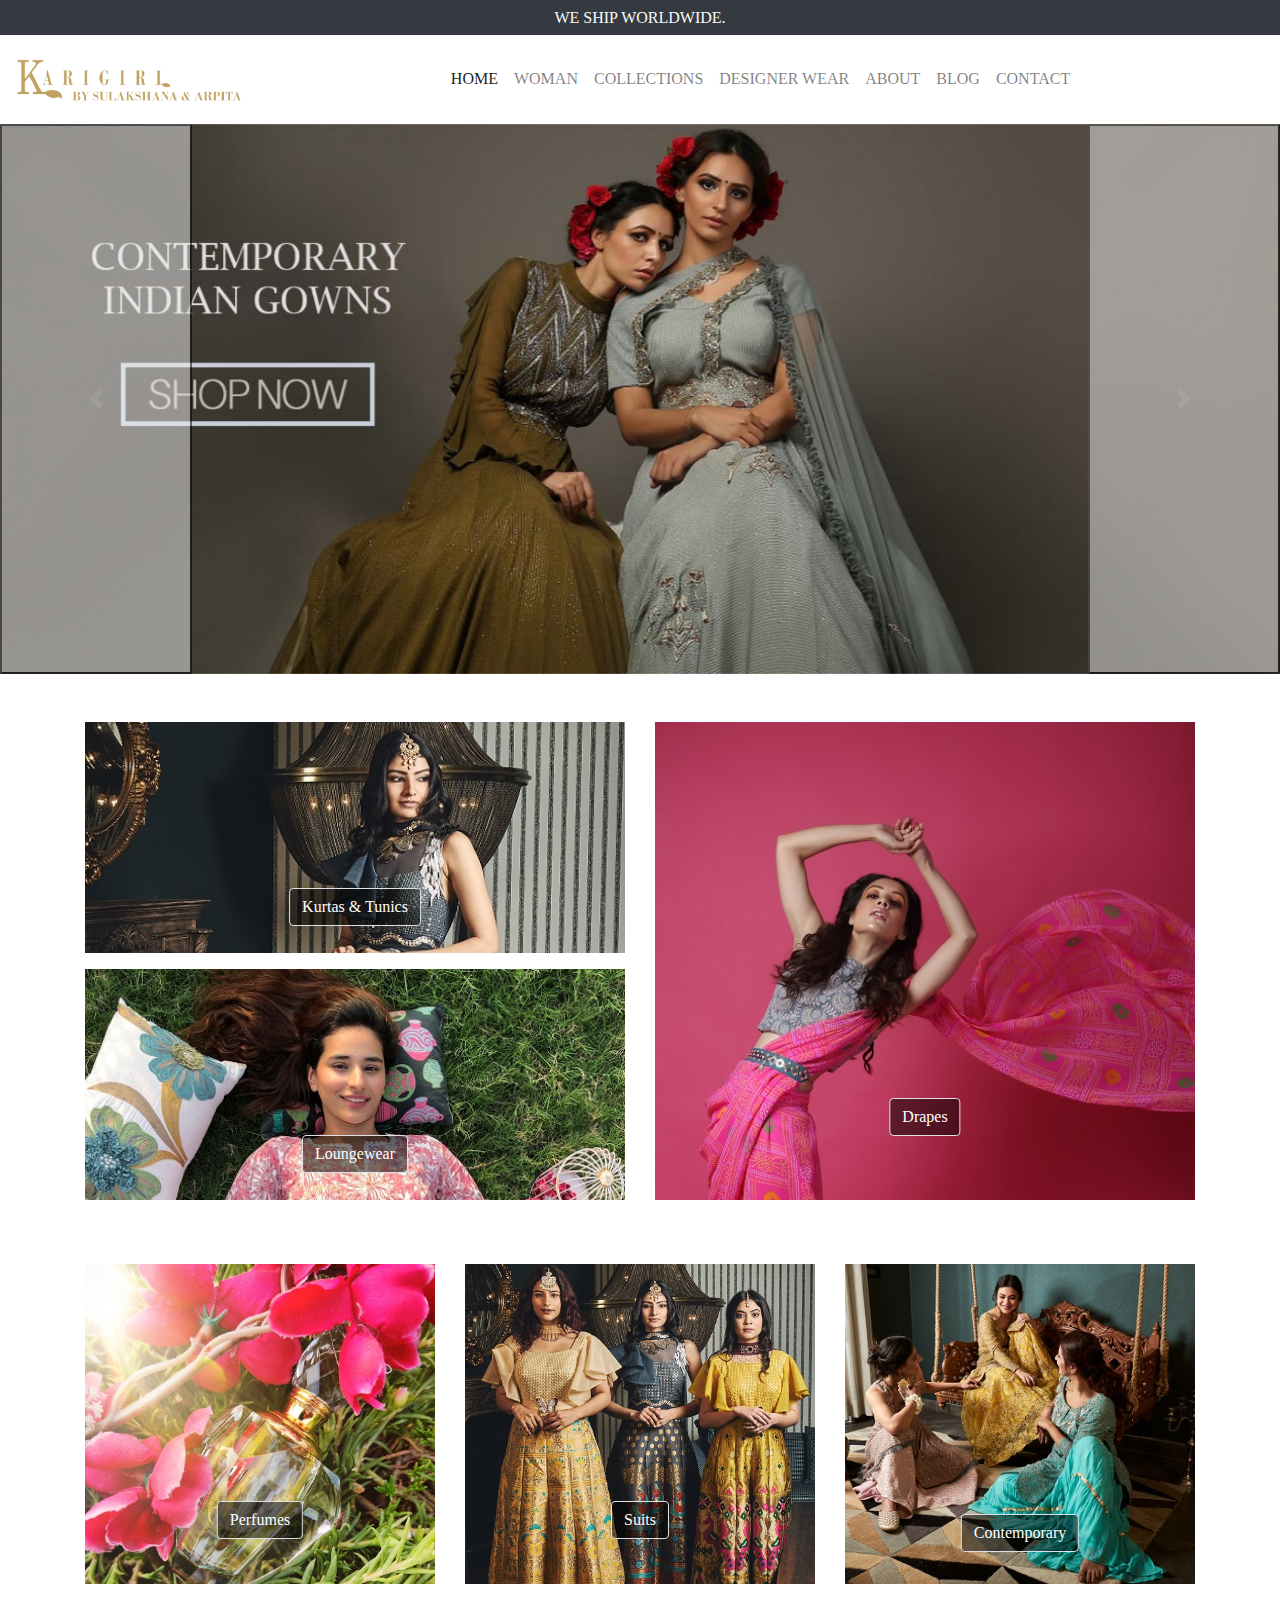
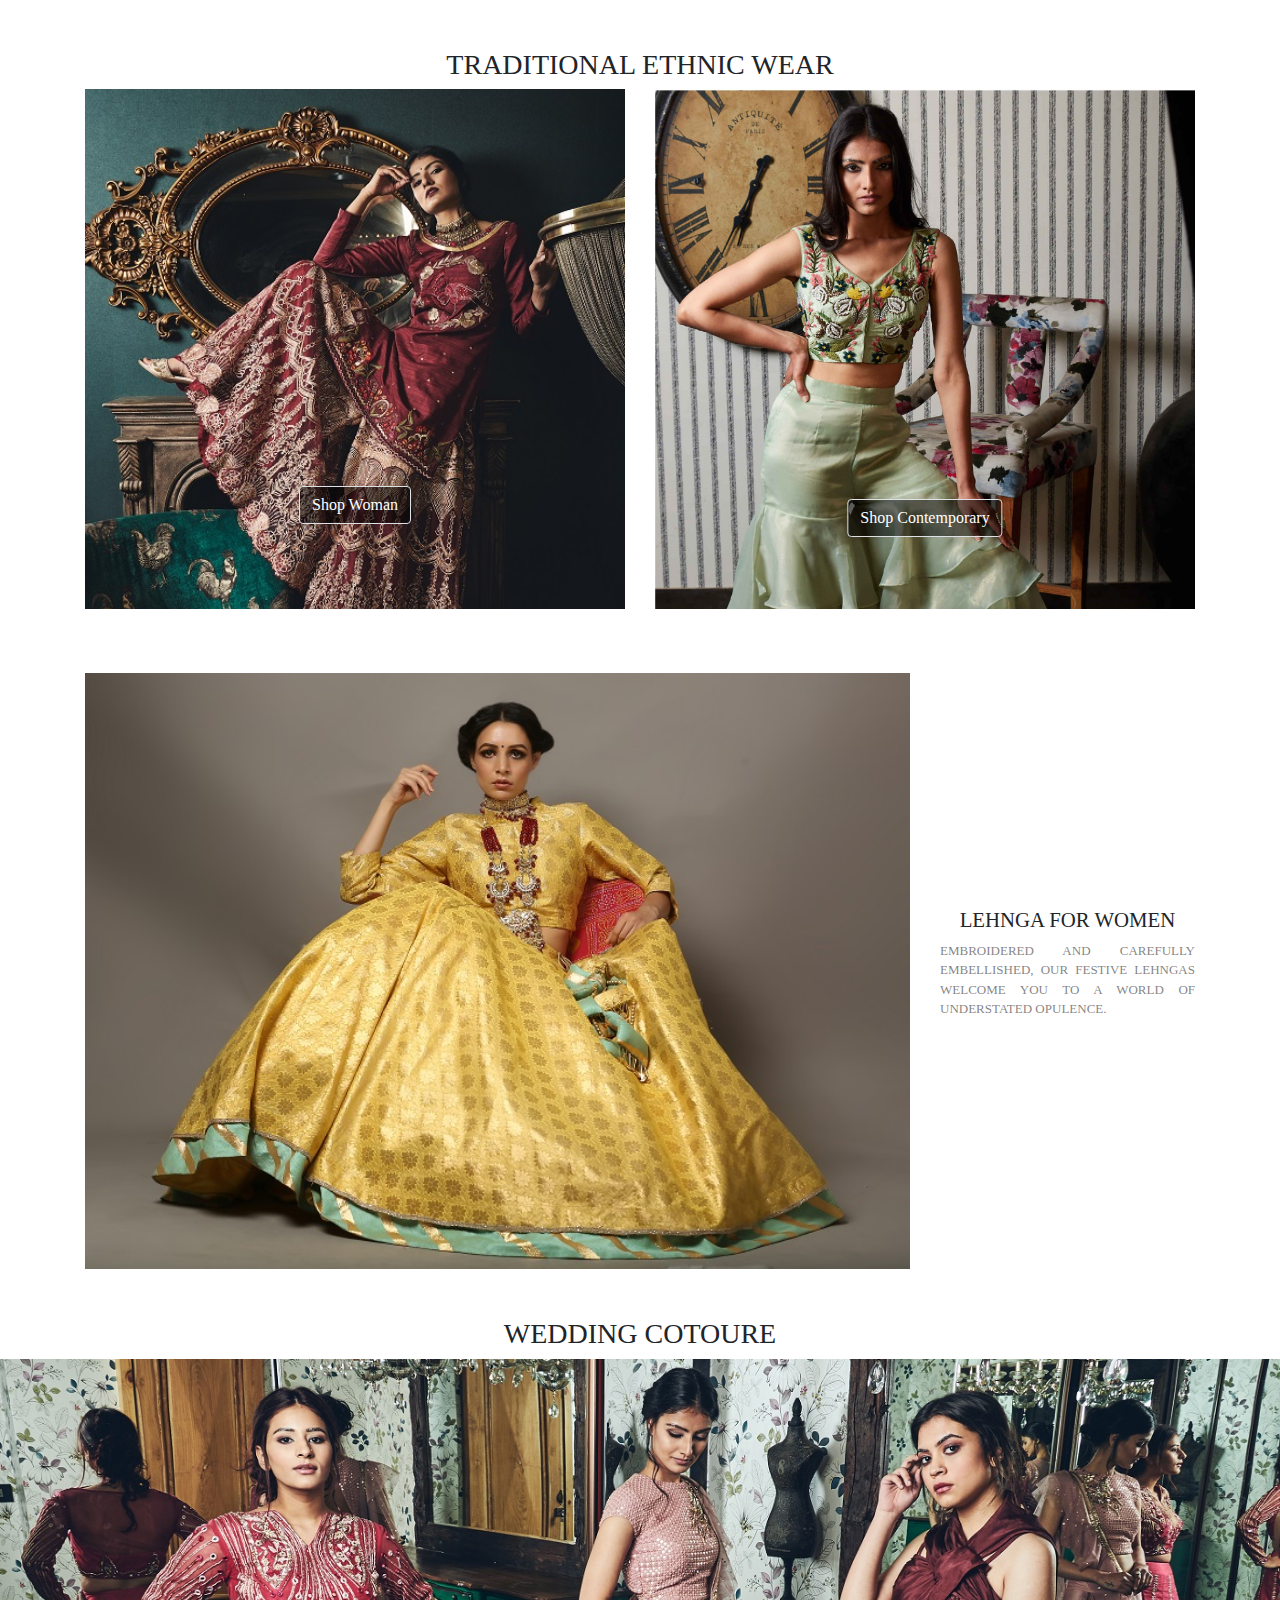
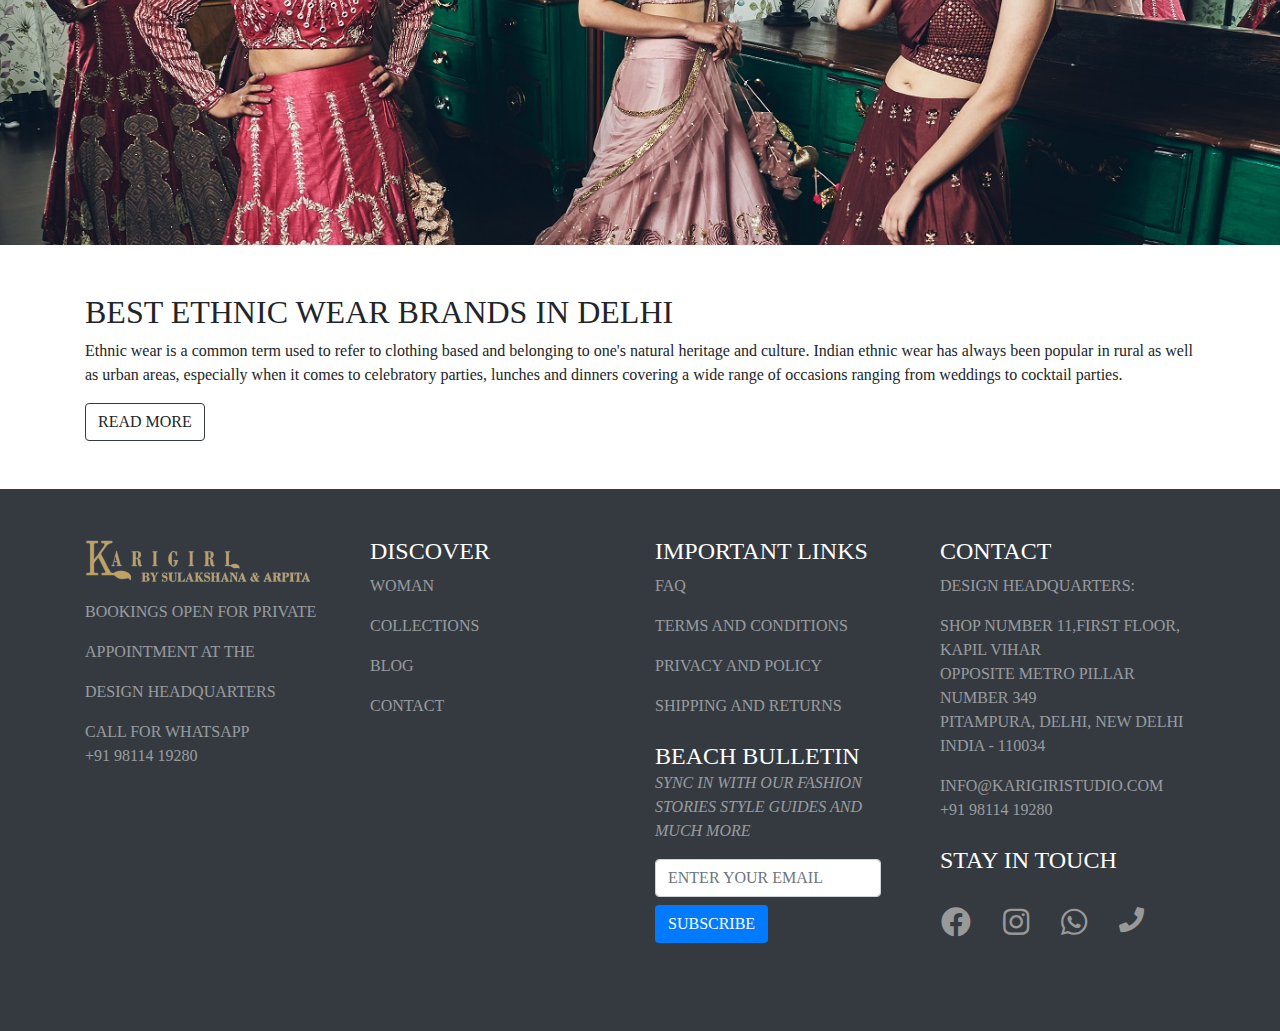
<file: Karigiri Studio/index.html>
<!DOCTYPE html>
<html lang="en">
    <head>
        <meta charset="UTF-8" />
        <meta name="viewport" content="width=device-width, initial-scale=1.0" />
        <meta http-equiv="X-UA-Compatible" content="ie=edge" />
        <meta name="Description" content="Enter your description here" />
        <link rel="stylesheet" href="https://cdn.jsdelivr.net/npm/bootstrap@4.6.1/dist/css/bootstrap.min.css" />
        <link rel="stylesheet" href="https://cdnjs.cloudflare.com/ajax/libs/font-awesome/5.15.4/css/all.min.css" />
        <title>Karigiri Studio</title>
    </head>
    <style>
        body {
            font-family: poppins;
        }
        img {
            position: relative;
            width: 100%;
            object-fit: cover;
            object-position: top;
            transition: 0.25s linear;
        }
        .button-inside {
            position: absolute;
            top: 80%;
            left: 50%;
            transform: translate(-50%, -50%);
            background-color: rgba(0, 0, 0, 0.5);
        }
        .lehenga {
            font-size: 1.3rem;
        }
        .carousel-image {
            height: 550px !important;
        }
        .box:hover > .hover-img {
            opacity: 0.9;
            transform: scale(1.06);
        }
        .button-inside:hover {
            background-color: #fff;
            color: #222 !important;
        }
        .fab,
        .fa {
            font-size: 30px;
            padding: 1rem;
            color: #999;
            transition: 0.25s linear;
        }
        .fa {
            font-size: 25px;
        }
        .fab:hover,
        .fa:hover {
            transform: translateY(-10px);
        }
        .btn-hover {
            transition: 0.25s linear;
        }
        .btn-hover:hover {
            background-color: lightpink;
        }
        .fa-facebook:hover {
            color: lightskyblue;
        }
        .fa-instagram:hover {
            color: violet;
        }
        .fa-whatsapp:hover {
            color: lightgreen;
        }
        .fa-phone:hover {
            color: royalblue;
        }
        .scrollTop {
            position: fixed;
            bottom: 40px;
            right: 40px;
            width: 60px;
            height: 60px;
            border-radius: 50%;
            font-size: 35px;
            display: flex;
            justify-content: center;
            align-items: center;
            background-color: rgba(255, 182, 193, 0.8);
            cursor: pointer;
            visibility: hidden;
            opacity: 0;
            transition: 0.5s linear;
        }
        .scrollTop.active {
            visibility: visible;
            opacity: 1;
        }
        .logo {
            width: 225px;
            transition: 0.5 linear;
        }
        .logo.active {
            width: 200px;
        }
        .navbar-anim {
            padding: 1rem;
            transition: 0.5s linear;
        }
        .navbar-anim.active {
            padding: 0.5rem;
        }
        .dropdown {
            position: absolute;
            left: 0;
            width: 100%;
            background: #fff;
            padding-block: 25px;
            opacity: 0;
            visibility: hidden;
            transition: 0.25s all ease-in-out;
        }
        li {
            list-style-type: none;
            text-transform: uppercase;
        }
        .nav-item:hover .dropdown {
            opacity: 1;
            visibility: visible;
        }
        .dropdownContainer {
            display: flex;
            justify-content: space-around;
            max-width: 620px;
            margin: 0 auto;
        }
        .dropdownHead {
            font-weight: bold;
        }
        @media (max-width: 822px) {
            .navbar-nav {
                font-size: 0.85rem;
            }
        }
        @media (max-width: 767px) {
            .logo {
                width: 255px !important;
            }
            .scrollTop {
                width: 40px;
                height: 40px;
                background-size: 30px;
            }
            .navbar-anim {
                padding: 0.75rem;
            }
            .navbar-anim.active {
                padding: 0.75rem;
            }
            .nav-link {
                text-align: center;
            }
        }
    </style>
    <body>
        <!-- we-ship-worldwide -->
        <div class="container-fluid bg-dark">
            <h6 class="text-center text-light mb-0 p-2">WE SHIP WORLDWIDE.</h6>
        </div>
        <!-- navbar -->
        <nav class="navbar navbar-expand-md navbar-light bg-white sticky-top mb-0 navbar-anim">
            <a class="navbar-brand" href="#"><img src="logo.png" alt="" class="logo" /></a>
            <button
                class="navbar-toggler d-lg-none"
                type="button"
                data-toggle="collapse"
                data-target="#collapsibleNavId"
                aria-controls="collapsibleNavId"
                aria-expanded="false"
                aria-label="Toggle navigation"
                style="border: none"
            >
                <i class="fas fa-bars" style="font-size: 1.75rem"></i>
            </button>
            <div class="collapse navbar-collapse" id="collapsibleNavId">
                <ul class="navbar-nav mx-auto mt-2 mt-lg-0">
                    <li class="nav-item active">
                        <a class="nav-link" href="#">Home <span class="sr-only">(current)</span></a>
                    </li>
                    <li class="nav-item">
                        <a class="nav-link" href="#">Woman <span class="sr-only">(current)</span></a>
                        <!-- dropdown -->

                        <div class="dropdown">
                            <div class="dropdownContainer">
                                <ul>
                                    <li class="dropdownHead">Featured</li>
                                    <li>
                                        <a href="">New Arrivals</a>
                                    </li>
                                    <li>
                                        <a href="">sale</a>
                                    </li>
                                </ul>
                                <ul>
                                    <li class="dropdownHead">Ready to Wear</li>
                                    <li>
                                        <a href="">suits</a>
                                    </li>
                                    <li>
                                        <a href="">kurtas and tunics</a>
                                    </li>
                                    <li>
                                        <a href="">lehangas</a>
                                    </li>
                                    <li>
                                        <a href="">Gowns</a>
                                    </li>
                                    <li>
                                        <a href="">drapes</a>
                                    </li>
                                    <li>
                                        <a href="">contemporary</a>
                                    </li>
                                    <li>
                                        <a href="">loungewear</a>
                                    </li>
                                </ul>
                                <ul>
                                    <li class="dropdownHead">Accessories</li>
                                    <li>
                                        <a href="">masks</a>
                                    </li>
                                    <li>
                                        <a href="">perfumes</a>
                                    </li>
                                </ul>
                            </div>
                        </div>

                        <!-- end -->
                    </li>
                    <li class="nav-item">
                        <a class="nav-link" href="#">Collections<span class="sr-only">(current)</span></a>
                        <!-- dropdown -->

                        <div class="dropdown">
                            <div class="dropdownContainer">
                                <ul>
                                    <li>
                                        <a href="">Firuz</a>
                                    </li>
                                    <li>
                                        <a href="">kalakaar</a>
                                    </li>
                                    <li>
                                        <a href="">Rooh</a>
                                    </li>
                                    <li>
                                        <a href="">the secret garden</a>
                                    </li>
                                    <li>
                                        <a href="">AVNI</a>
                                    </li>
                                </ul>
                            </div>
                        </div>

                        <!-- end -->
                    </li>
                    <li class="nav-item">
                        <a class="nav-link" href="#">Designer Wear<span class="sr-only">(current)</span></a>
                    </li>
                    <li class="nav-item">
                        <a class="nav-link" href="#">About<span class="sr-only">(current)</span></a>
                    </li>
                    <li class="nav-item">
                        <a class="nav-link" href="#">Blog<span class="sr-only">(current)</span></a>
                    </li>
                    <li class="nav-item">
                        <a class="nav-link" href="#">Contact<span class="sr-only">(current)</span></a>
                    </li>
                </ul>
            </div>
        </nav>
        <!-- carousel -->
        <div id="carouselExampleInterval" class="carousel slide carousel-fade" data-ride="carousel">
            <div class="carousel-inner">
                <div class="carousel-item active" data-interval="3000">
                    <img src="carousel1.jpg" class="d-block w-100 carousel-image" alt="" />
                </div>
                <div class="carousel-item" data-interval="2000">
                    <img src="carousel2.jpg" class="d-block w-100 carousel-image" alt="" />
                </div>
                <div class="carousel-item">
                    <img src="carousel3.jpg" class="d-block w-100 carousel-image" alt="" />
                </div>
            </div>
            <button class="carousel-control-prev" type="button" data-target="#carouselExampleInterval" data-slide="prev">
                <span class="carousel-control-prev-icon" aria-hidden="true"></span>
            </button>
            <button class="carousel-control-next" type="button" data-target="#carouselExampleInterval" data-slide="next">
                <span class="carousel-control-next-icon" aria-hidden="true"></span>
            </button>
        </div>
        <!-- kurta -->
        <div class="container my-5">
            <div class="row">
                <!-- left -->
                <div class="col-md-6">
                    <!-- first row -->
                    <div class="row">
                        <div class="col-md-12 mb-3">
                            <div class="box overflow-hidden">
                                <img src="kurta and tunics.jpg" alt="" height="231" class="hover-img" />
                                <a href="kurta.html" class="btn border text-white button-inside">Kurtas & Tunics</a>
                            </div>
                        </div>
                    </div>
                    <!-- second row -->
                    <div class="row">
                        <div class="col-md-12 mb-3">
                            <div class="box overflow-hidden">
                                <img src="loungewear.jpg" alt="" height="231" class="hover-img" />
                                <button class="btn border text-white button-inside">Loungewear</button>
                            </div>
                        </div>
                    </div>
                </div>
                <!-- right -->
                <div class="col-md-6 overflow-hidden">
                    <div class="box overflow-hidden">
                        <img src="drapes.jpg" alt="" height="478" class="hover-img" />
                        <button class="btn border text-white button-inside">Drapes</button>
                    </div>
                </div>
            </div>
        </div>
        <!-- perfume -->
        <div class="container mb-5">
            <div class="row">
                <div class="col-md-4 mb-3">
                    <div class="box overflow-hidden">
                        <img src="perfume.jpg" alt="" height="320" class="hover-img" />
                        <button class="btn border text-white button-inside">Perfumes</button>
                    </div>
                </div>
                <div class="col-md-4 mb-3">
                    <div class="box overflow-hidden">
                        <img src="suits.jpg" alt="" height="320" class="hover-img" />
                        <button class="btn border text-white button-inside">Suits</button>
                    </div>
                </div>
                <div class="col-md-4">
                    <div class="box overflow-hidden">
                        <img src="contemporary.jpg" alt="" height="320" class="hover-img" />
                        <button class="btn border text-white button-inside">Contemporary</button>
                    </div>
                </div>
            </div>
        </div>
        <!-- ethnic -->
        <div class="container">
            <div class="row justify-content-center">
                <h3 class="fw-bold">TRADITIONAL ETHNIC WEAR</h3>
            </div>
        </div>
        <div class="container mb-5">
            <div class="row">
                <div class="col-md-6 mb-3">
                    <div class="box overflow-hidden">
                        <img src="shop woman.jpg" alt="" height="520" class="hover-img" />
                        <button class="btn border text-white button-inside">Shop Woman</button>
                    </div>
                </div>
                <div class="col-md-6">
                    <div class="box overflow-hidden">
                        <img src="shop contemporary.jpg" alt="" height="520" class="hover-img" />
                        <button class="btn border text-white button-inside">Shop Contemporary</button>
                    </div>
                </div>
            </div>
        </div>
        <!-- lehnga -->
        <div class="container mb-5">
            <div class="row">
                <!-- left -->
                <div class="col-md-9">
                    <img src="lehnga.jpg" alt="" height="596" />
                </div>
                <!-- right -->
                <div class="col-md-3 text-center d-flex">
                    <div class="align-self-center">
                        <h2 class="text-uppercase lehenga">lehnga for women</h2>
                        <p class="text-uppercase text-justify text-black-50" style="font-size: small">
                            embroidered and carefully embellished, our festive lehngas welcome you to a world of understated opulence.
                        </p>
                    </div>
                </div>
            </div>
        </div>
        <!-- wedding cotoure -->
        <div class="container">
            <div class="row justify-content-center">
                <h3 class="fw-bold">WEDDING COTOURE</h3>
            </div>
        </div>
        <div class="container-fluid px-0 mb-5">
            <img src="wedding-cotoure.jpg" alt="" height="486" />
        </div>
        <!-- best ethnic brands in delhi -->
        <div class="container mb-5">
            <div class="row">
                <div class="col-md-12">
                    <h2 class="fw-bold text-uppercase">Best ethnic wear brands in Delhi</h2>
                </div>
            </div>
            <div class="row">
                <div class="col-md-12">
                    <p>
                        Ethnic wear is a common term used to refer to clothing based and belonging to one's natural heritage and culture. Indian ethnic wear has always been popular in rural as well as
                        urban areas, especially when it comes to celebratory parties, lunches and dinners covering a wide range of occasions ranging from weddings to cocktail parties.
                    </p>
                </div>
            </div>
            <div class="row">
                <div class="col-md-12">
                    <a href="" class="btn border-dark btn-hover">READ MORE</a>
                </div>
            </div>
        </div>
        <!-- footer -->
        <div class="container-fluid bg-dark py-5">
            <div class="container">
                <div class="row">
                    <!-- logo -->
                    <div class="col-md-3 mb-4">
                        <img src="logo.png" alt="" class="logo" />
                        <p class="text-uppercase text-white-50 mt-3">bookings open for private</p>
                        <p class="text-uppercase text-white-50">appointment at the</p>
                        <p class="text-uppercase text-white-50">design headquarters</p>
                        <p class="text-uppercase text-white-50">call for whatsapp <br />+91 98114 19280</p>
                    </div>
                    <!-- discover -->
                    <div class="col-md-3 mb-4">
                        <h4 class="text-uppercase text-white">DISCOVER</h4>
                        <p class="text-uppercase text-white-50">WOMAN</p>
                        <p class="text-uppercase text-white-50">COLLECTIONS</p>
                        <p class="text-uppercase text-white-50">BLOG</p>
                        <p class="text-uppercase text-white-50">CONTACT</p>
                    </div>
                    <!-- important links -->
                    <div class="col-md-3 mb-4">
                        <h4 class="text-uppercase text-white">important links</h4>
                        <p class="text-uppercase text-white-50">faq</p>
                        <p class="text-uppercase text-white-50">terms and conditions</p>
                        <p class="text-uppercase text-white-50">privacy and policy</p>
                        <p class="text-uppercase text-white-50 mb-4">shipping and returns</p>
                        <h4 class="text-uppercase text-white mb-0">beach bulletin</h4>
                        <p class="text-uppercase text-white-50 mb-3">
                            <em>Sync in with our fashion stories style guides and much more </em>
                        </p>
                        <div class="mb-3">
                            <label for="" class="form-label">
                                <input type="text" class="form-control" name="" id="" aria-describedby="helpId" placeholder="ENTER YOUR EMAIL" />
                            </label>
                            <a href="" class="btn bg-primary text-white">SUBSCRIBE</a>
                        </div>
                    </div>
                    <!-- contact -->
                    <div class="col-md-3">
                        <h4 class="text-uppercase text-white">contact</h4>
                        <p class="text-uppercase text-white-50">Design Headquarters:</p>
                        <p class="text-uppercase text-white-50 mb-0">Shop number 11,First Floor, Kapil Vihar</p>
                        <p class="text-uppercase text-white-50 mb-0">opposite metro pillar number 349</p>
                        <p class="text-uppercase text-white-50 mb-0">Pitampura, Delhi, New Delhi</p>
                        <p class="text-uppercase text-white-50 mb-3">India - 110034</p>
                        <p class="text-uppercase text-white-50 mb-0">info@karigiristudio.com</p>
                        <p class="text-uppercase text-white-50 mb-4">+91 98114 19280</p>
                        <h4 class="text-uppercase text-white mb-3">stay in touch</h4>
                        <div class="row justify-content-">
                            <i class="fab fa-facebook"></i>
                            <i class="fab fa-instagram"></i>
                            <i class="fab fa-whatsapp"></i>
                            <i class="fa fa-phone"></i>
                        </div>
                    </div>
                </div>
            </div>
        </div>
        <!-- go-to-top -->
        <div class="scrollTop" onclick="scrollToTop()"><i class="fas fa-arrow-up"></i></div>
        <!-- end -->
        <!-- script -->
        <script>
            window.addEventListener("scroll", function () {
                var scroll = document.querySelector(".scrollTop");
                scroll.classList.toggle("active", window.scrollY > 700);
            });
            function scrollToTop() {
                window.scrollTo({
                    top: 0,
                    behavior: "smooth",
                });
            }
            window.addEventListener("scroll", function () {
                var scroll = document.querySelector(".logo");
                scroll.classList.toggle("active", window.scrollY > 10);
            });
            window.addEventListener("scroll", function () {
                var scroll = document.querySelector(".navbar-anim");
                scroll.classList.toggle("active", window.scrollY > 10);
            });
        </script>
        <script src="https://cdn.jsdelivr.net/npm/jquery@3.5.1/dist/jquery.slim.min.js"></script>
        <script src="https://cdn.jsdelivr.net/npm/bootstrap@4.6.1/dist/js/bootstrap.bundle.min.js"></script>
        <!-- end -->
    </body>
</html>
</file>
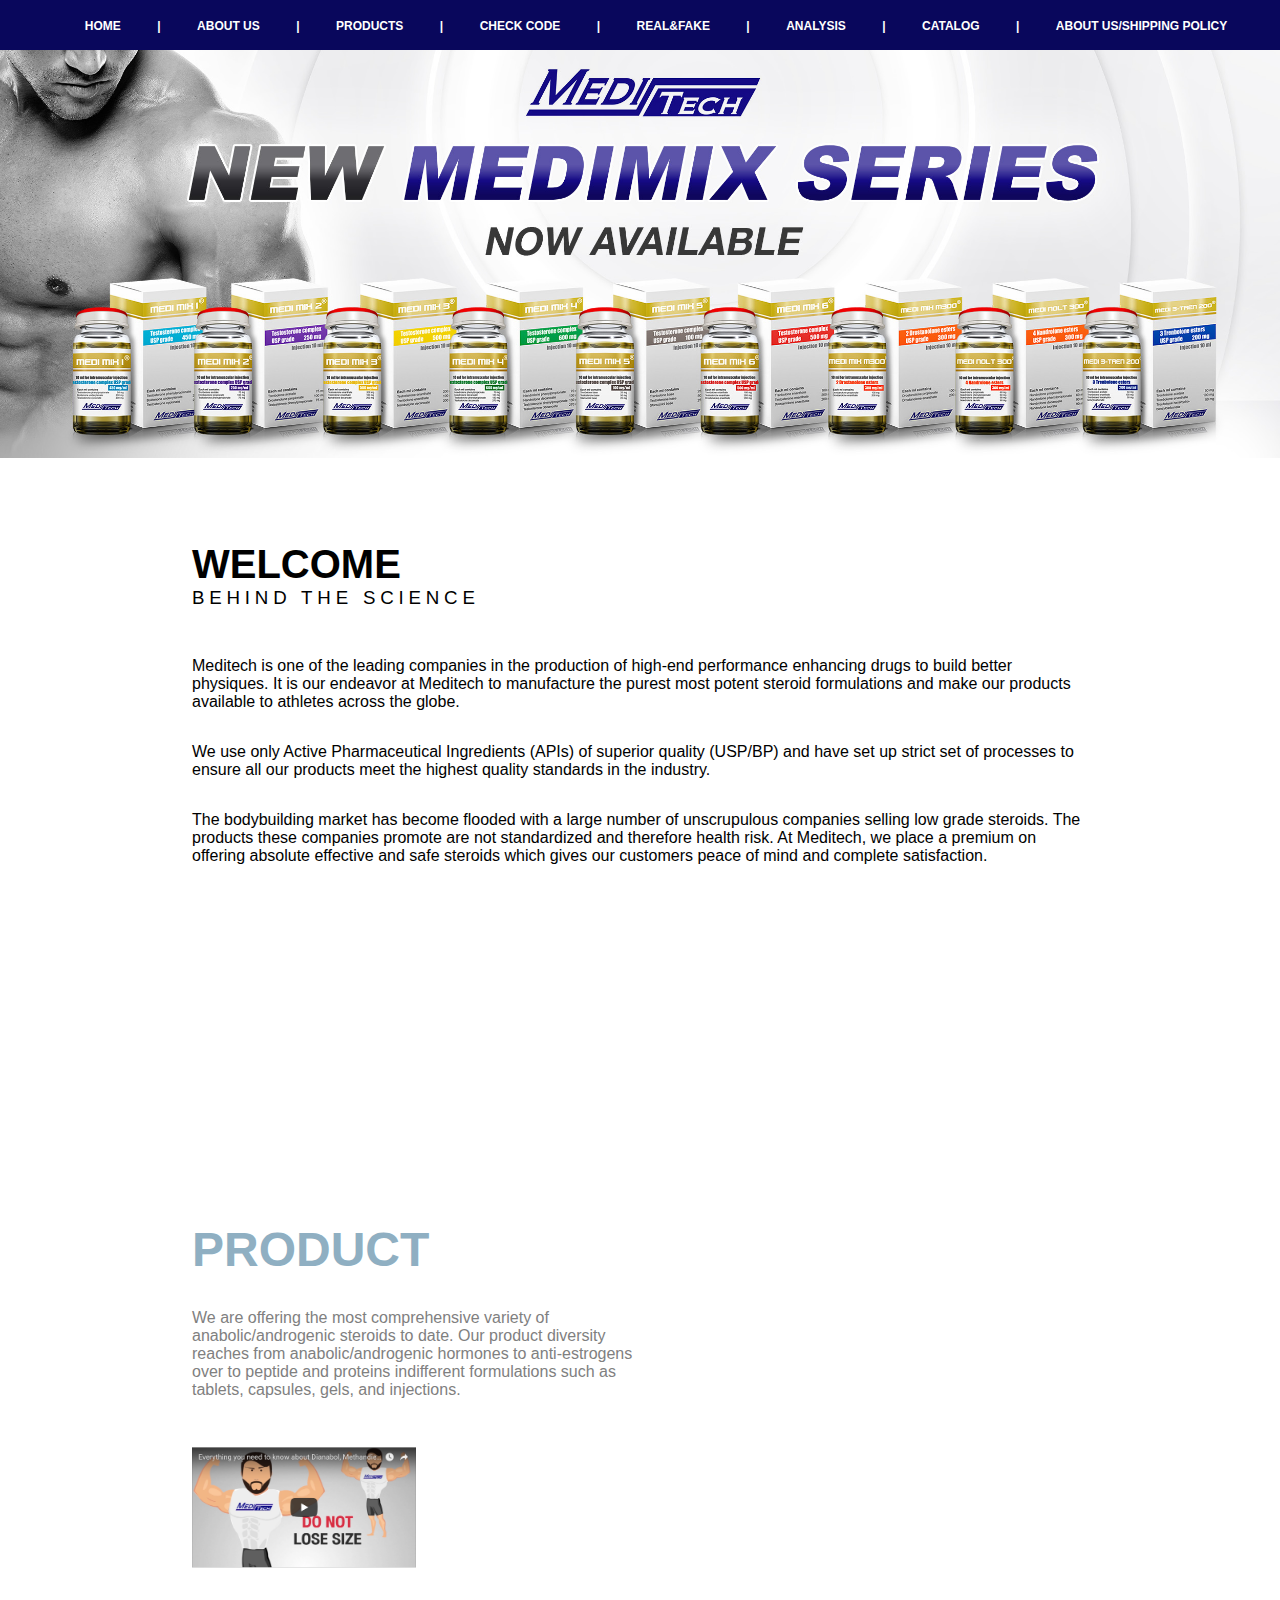
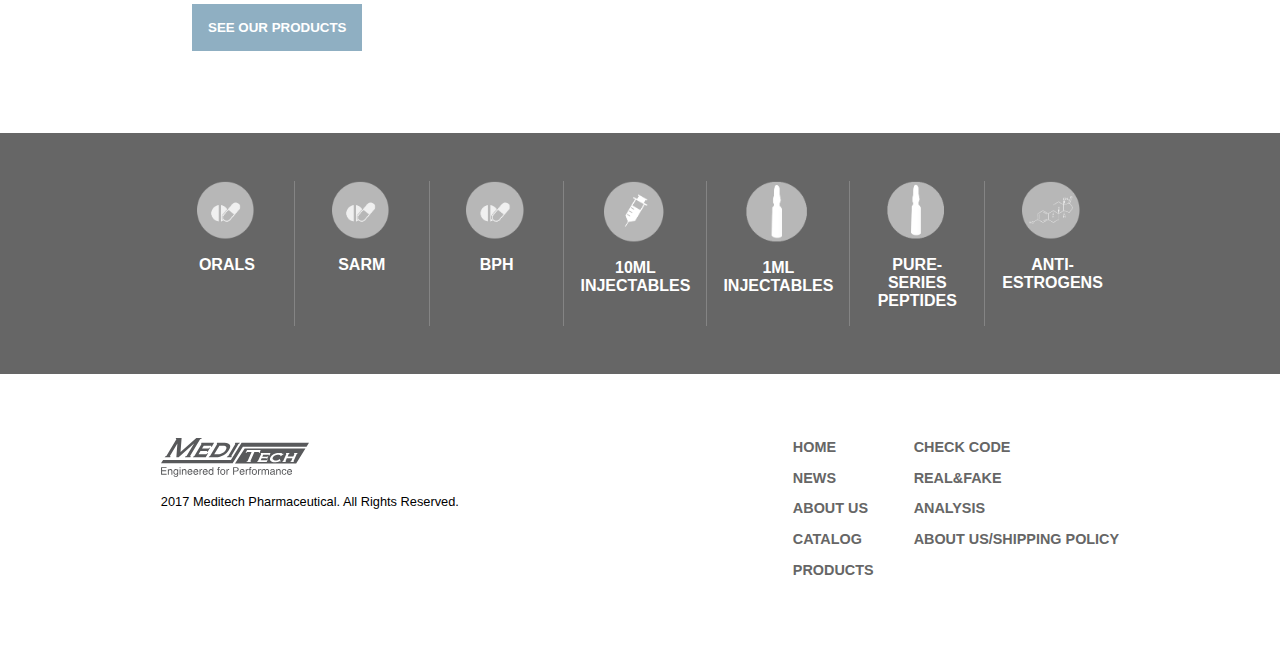
<file: Meditech Pharmaceutical/index.html>
<!DOCTYPE html>
<html lang="en">
    <head>
        <meta charset="UTF-8" />
        <meta http-equiv="X-UA-Compatible" content="IE=edge" />
        <meta name="viewport" content="width=device-width, initial-scale=1.0" />
        <link rel="stylesheet" href="style.css" />
        <title>Meditech Pharmaceutical Clone</title>
    </head>
    <body>
        <nav class="nav-bar">
            <a href="">home</a>
            <a href="">|</a>
            <a href="">about us</a>
            <a href="">|</a>
            <a href="">products</a>
            <a href="">|</a>
            <a href="">check code</a>
            <a href="">|</a>
            <a href="">real&fake</a>
            <a href="">|</a>
            <a href="">analysis</a>
            <a href="">|</a>
            <a href="">catalog</a>
            <a href="">|</a>
            <a href="">about us/shipping policy</a>
        </nav>

        <header class="header-img">
            <img src="header.jpg" alt="" />
        </header>

        <section class="behind-the-science">
            <h1>welcome</h1>
            <h3>behind the science</h3>
            <p>
                Meditech is one of the leading companies in the production of high-end performance enhancing drugs to
                build better physiques. It is our endeavor at Meditech to manufacture the purest most potent steroid
                formulations and make our products available to athletes across the globe.
            </p>
            <p>
                We use only Active Pharmaceutical Ingredients (APIs) of superior quality (USP/BP) and have set up strict
                set of processes to ensure all our products meet the highest quality standards in the industry.
            </p>
            <p>
                The bodybuilding market has become flooded with a large number of unscrupulous companies selling low
                grade steroids. The products these companies promote are not standardized and therefore health risk. At
                Meditech, we place a premium on offering absolute effective and safe steroids which gives our customers
                peace of mind and complete satisfaction.
            </p>
        </section>

        <section class="parallax">
            <div class="content">
                <h1>pure clean,<br />cutting edge<br />science<br /><span>product</span></h1>
                <p>
                    We are offering the most comprehensive variety of anabolic/androgenic steroids to date. Our product
                    diversity reaches from anabolic/androgenic hormones to anti-estrogens over to peptide and proteins
                    indifferent formulations such as tablets, capsules, gels, and injections.
                </p>
                <a href="https://meditechpharmaceutical.net/public/videos/D-Bol_Animation.mp4" target="_blank"
                    ><img src="video-thumb-teaser.png"
                /></a>
                <button>see our products</button>
            </div>
        </section>

        <section>
            <ul class="injections">
                <li>
                    <img src="cat-oral.png" alt="" />
                    <p>orals</p>
                </li>
                <li>
                    <img src="cat-oral.png" alt="" />
                    <p>sarm</p>
                </li>
                <li>
                    <img src="cat-oral.png" alt="" />
                    <p>bph</p>
                </li>
                <li>
                    <img src="cat-steroids.png" alt="" />
                    <p>10ml injectables</p>
                </li>
                <li>
                    <img src="cat-pack.png" alt="" />
                    <p>1ml injectables</p>
                </li>
                <li>
                    <img src="cat-pack.png" alt="" />
                    <p>pure-series peptides</p>
                </li>
                <li>
                    <img src="cat-estrogens.png" alt="" />
                    <p>anti-estrogens</p>
                </li>
            </ul>
        </section>

        <footer>
            <div class="left">
                <a href="https://meditechpharmaceutical.net/" target="_blank"><img src="logo-grey.svg" alt="" /></a>
                <p>2017 Meditech Pharmaceutical. All Rights Reserved.</p>
            </div>
            <div class="right">
                <ul class="right-one">
                    <li><a href="">home</a></li>
                    <li><a href="">news</a></li>
                    <li><a href="">about us</a></li>
                    <li><a href="">catalog</a></li>
                    <li><a href="">products</a></li>
                </ul>
                <ul class="right-two">
                    <li><a href="">check code</a></li>
                    <li><a href="">real&fake</a></li>
                    <li><a href="">analysis</a></li>
                    <li><a href="">about us/shipping policy</a></li>
                </ul>
            </div>
        </footer>
    </body>
</html>
</file>
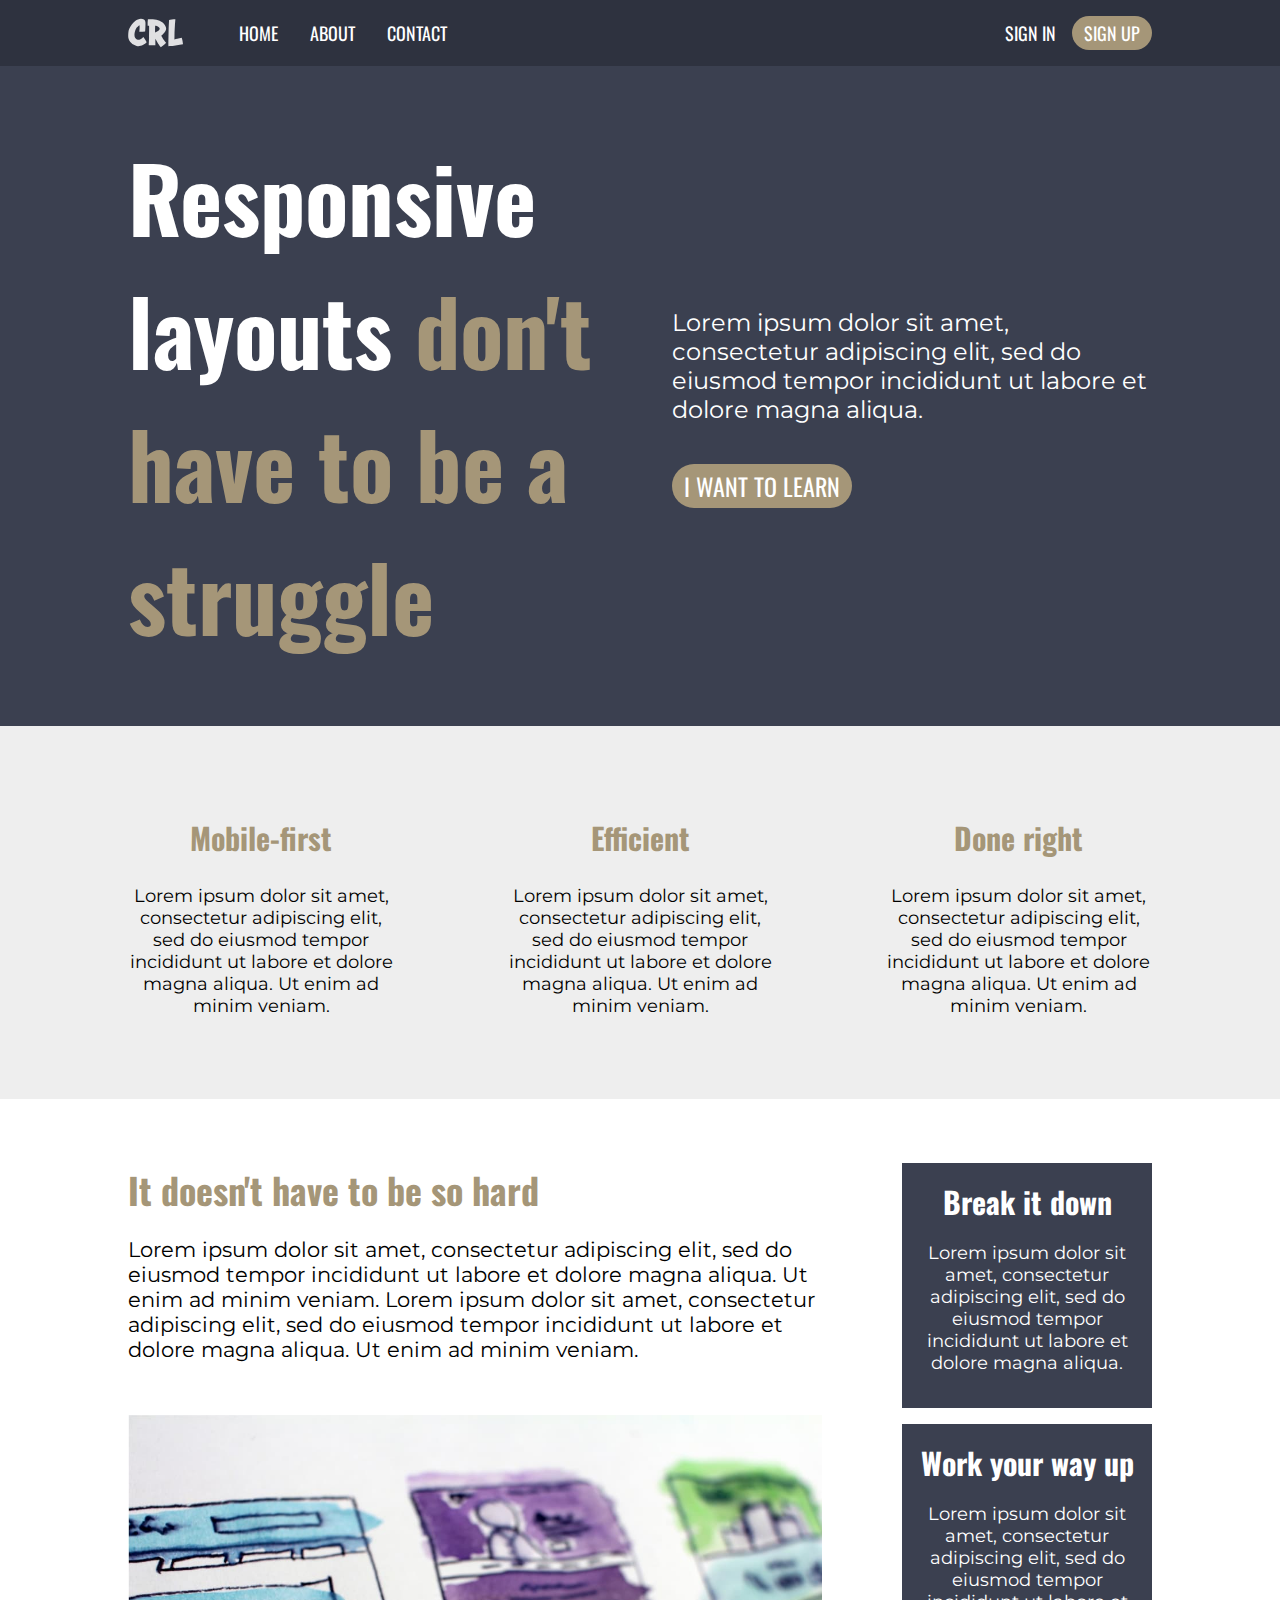
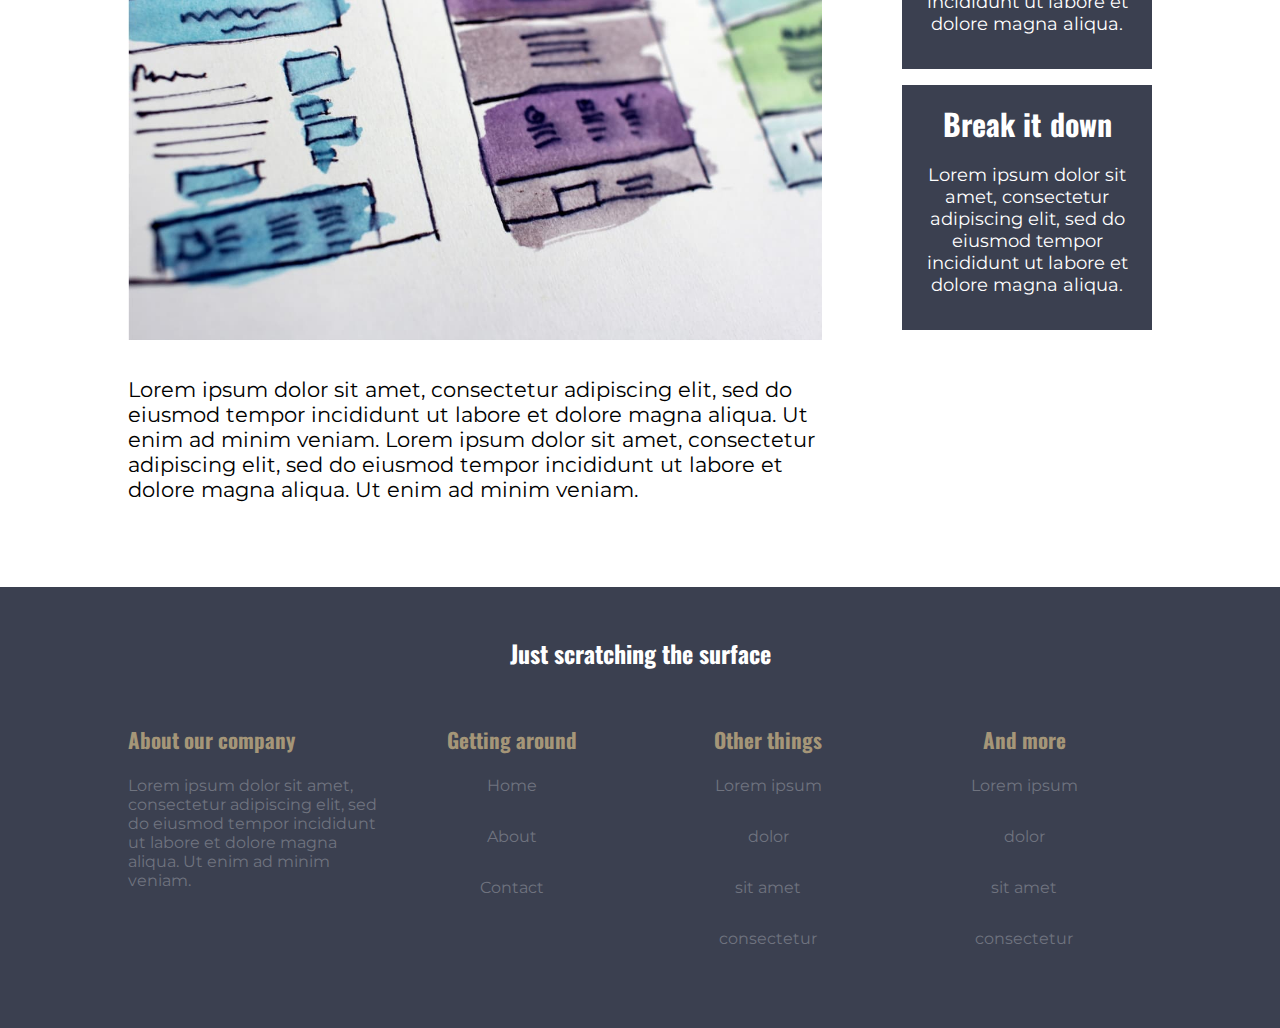
<file: Responsive Layout/index.html>
<!DOCTYPE html>
<html lang="en">
    <head>
        <meta charset="UTF-8" />
        <meta http-equiv="X-UA-Compatible" content="IE=edge" />
        <meta name="viewport" content="width=device-width, initial-scale=1.0" />
        <link rel="stylesheet" href="style.css" />
        <title>Final</title>
    </head>
    <body>
        <nav class="nav">
            <div class="container row">
                <button class="nav-button">
                    <span class="hamburger"></span>
                </button>
                <img src="logo.svg" alt="logo" />
                <ul class="container row nav-list">
                    <div class="row ntitle ntitle-left">
                        <li><a href="#">Home</a></li>
                        <li><a href="#">About</a></li>
                        <li><a href="#">Contact</a></li>
                    </div>
                    <div class="row ntitle ntitle-right">
                        <li><a href="#">Sign In</a></li>
                        <li><button class="btn">Sign Up</button></li>
                    </div>
                </ul>
            </div>
        </nav>

        <section class="one">
            <div class="container row">
                <div class="col">
                    <h1>Responsive layouts <span class="cb">don't have to be a struggle</span></h1>
                </div>
                <div class="col paratwo">
                    <p>
                        Lorem ipsum dolor sit amet, consectetur adipiscing elit, sed do eiusmod tempor incididunt ut
                        labore et dolore magna aliqua.
                    </p>
                    <button class="bigbtn">i want to learn</button>
                </div>
            </div>
        </section>

        <section class="two">
            <div class="container row">
                <div class="col">
                    <h2 class="cb">Mobile-first</h2>
                    <p>
                        Lorem ipsum dolor sit amet, consectetur adipiscing elit, sed do eiusmod tempor incididunt ut
                        labore et dolore magna aliqua. Ut enim ad minim veniam.
                    </p>
                </div>
                <div class="col">
                    <h2 class="cb">Efficient</h2>
                    <p>
                        Lorem ipsum dolor sit amet, consectetur adipiscing elit, sed do eiusmod tempor incididunt ut
                        labore et dolore magna aliqua. Ut enim ad minim veniam.
                    </p>
                </div>
                <div class="col">
                    <h2 class="cb">Done right</h2>
                    <p>
                        Lorem ipsum dolor sit amet, consectetur adipiscing elit, sed do eiusmod tempor incididunt ut
                        labore et dolore magna aliqua. Ut enim ad minim veniam.
                    </p>
                </div>
            </div>
        </section>

        <section class="three">
            <div class="container row">
                <div class="col left">
                    <div class="row">
                        <h2 class="cb">It doesn't have to be so hard</h2>
                    </div>
                    <div class="row">
                        <p>
                            Lorem ipsum dolor sit amet, consectetur adipiscing elit, sed do eiusmod tempor incididunt ut
                            labore et dolore magna aliqua. Ut enim ad minim veniam. Lorem ipsum dolor sit amet,
                            consectetur adipiscing elit, sed do eiusmod tempor incididunt ut labore et dolore magna
                            aliqua. Ut enim ad minim veniam.
                        </p>
                    </div>
                    <div class="row">
                        <img src="the-image.jpg" alt="art" />
                    </div>
                    <div class="row">
                        <p>
                            Lorem ipsum dolor sit amet, consectetur adipiscing elit, sed do eiusmod tempor incididunt ut
                            labore et dolore magna aliqua. Ut enim ad minim veniam. Lorem ipsum dolor sit amet,
                            consectetur adipiscing elit, sed do eiusmod tempor incididunt ut labore et dolore magna
                            aliqua. Ut enim ad minim veniam.
                        </p>
                    </div>
                </div>

                <aside class="col right">
                    <div class="row">
                        <h2 class="cw">Break it down</h2>
                        <p>
                            Lorem ipsum dolor sit amet, consectetur adipiscing elit, sed do eiusmod tempor incididunt ut
                            labore et dolore magna aliqua.
                        </p>
                    </div>
                    <div class="row">
                        <h2 class="cw">Work your way up</h2>
                        <p>
                            Lorem ipsum dolor sit amet, consectetur adipiscing elit, sed do eiusmod tempor incididunt ut
                            labore et dolore magna aliqua.
                        </p>
                    </div>
                    <div class="row">
                        <h2 class="cw">Break it down</h2>
                        <p>
                            Lorem ipsum dolor sit amet, consectetur adipiscing elit, sed do eiusmod tempor incididunt ut
                            labore et dolore magna aliqua.
                        </p>
                    </div>
                </aside>
            </div>
        </section>

        <footer class="footer">
            <div class="container">
                <div class="row">
                    <h2>Just scratching the surface</h2>
                </div>
                <div class="row">
                    <div class="col">
                        <h3 class="cb">About our company</h3>
                        <p>
                            Lorem ipsum dolor sit amet, consectetur adipiscing elit, sed do eiusmod tempor incididunt ut
                            labore et dolore magna aliqua. Ut enim ad minim veniam.
                        </p>
                    </div>
                    <div class="col">
                        <h3 class="cb">Getting around</h3>
                        <div class="link">
                            <a href="#">Home</a>
                            <a href="#">About</a>
                            <a href="#">Contact</a>
                        </div>
                    </div>
                    <div class="col">
                        <h3 class="cb">Other things</h3>
                        <div class="link">
                            <a href="#">Lorem ipsum</a>
                            <a href="#">dolor</a>
                            <a href="#">sit amet</a>
                            <a href="#">consectetur</a>
                        </div>
                    </div>
                    <div class="col">
                        <h3 class="cb">And more</h3>
                        <div class="link">
                            <a href="#">Lorem ipsum</a>
                            <a href="#">dolor</a>
                            <a href="#">sit amet</a>
                            <a href="#">consectetur</a>
                        </div>
                    </div>
                </div>
            </div>
        </footer>
    </body>
    <script>
        const button = document.querySelector(".nav-button");
        const nav = document.querySelector(".nav-list");

        button.addEventListener("click", () => {
            nav.classList.toggle("active");
            button.classList.toggle("active");
        });
    </script>
</html>
</file>
<file: Meditech Pharmaceutical/style.css>
body {
    font-family: sans-serif;
    box-sizing: border-box;
    margin: 0;
    --accent-color: #8fafc2;
}

.nav-bar {
    position: fixed;
    z-index: 2;
    width: 100%;
    padding: 1rem;
    text-align: center;
    background-color: #09075c;
}

.nav-bar a {
    color: white;
    text-decoration: none;
    text-transform: uppercase;
    font-size: 0.75rem;
    font-weight: bold;
    margin: 1rem;
}

.nav-bar a:hover {
    text-decoration: underline;
}

.header-img {
    width: 100%;
}

.header-img img {
    width: 100%;
    margin-top: 3rem;
}

.behind-the-science {
    width: 70%;
    padding: 5rem;
    margin: 0 auto;
}

.behind-the-science h1 {
    font-size: 2.5rem;
    font-weight: 900;
    margin: 0;
    padding: 0;
    text-transform: uppercase;
}

.behind-the-science h3 {
    margin-top: 0;
    letter-spacing: 0.3rem;
    text-transform: uppercase;
    margin-bottom: 3rem;
    font-weight: lighter;
}

.behind-the-science p {
    margin-top: 2rem;
}

.parallax {
    background: url("https://meditechpharmaceutical.net/public/images/bg-sec2.jpg");
    height: 740px;
    background-size: contain;
    background-attachment: fixed;
}

.parallax h1 {
    color: white;
    font-size: 3rem;
    text-transform: uppercase;
    font-weight: bold;
    padding-top: 4rem;
}

.parallax h1 span {
    color: var(--accent-color);
}

.parallax p {
    font-size: 1rem;
    width: 50%;
    color: gray;
    margin-bottom: 3rem;
}

.parallax .content {
    width: 70%;
    margin: 0 auto;
}

.content img {
    margin-bottom: 2rem;
    width: 25%;
}

.content button {
    display: block;
    padding: 1rem;
    background-color: var(--accent-color);
    border: none;
    cursor: pointer;
    color: white;
    font-weight: bold;
    text-transform: uppercase;
}

.injections {
    display: grid;
    grid-template-columns: repeat(7, 1fr);
    padding: 3rem 10rem;
    background-color: #666;
    margin-top: 0;
}

.injections img {
    width: 45%;
}

.injections li {
    display: flex;
    flex-direction: column;
    align-items: center;
    justify-content: flex-start;
    list-style-type: none;
    border-right: 1px solid rgba(255, 255, 255, 0.2);
}

.injections li:last-child {
    border-right: 0;
}

.injections li p {
    color: white;
    text-align: center;
    text-transform: uppercase;
    font-weight: bold;
    word-wrap: break-word;
    margin: 1rem;
}

footer {
    display: flex;
    justify-content: center;
    align-items: flex-start;
    padding: 3rem;
}

footer .left img {
    width: 25%;
}

footer .left {
    flex-basis: 50%;
}

footer .left p {
    font-weight: lighter;
    font-size: 0.8rem;
}

footer .right {
    display: flex;
}

footer .right .right-one,
footer .right .right-two {
    list-style: none;
    margin-top: 0;
}

footer .right .right-one li,
footer .right .right-two li {
    margin-bottom: 0.8rem;
}

footer .right .right-one a,
footer .right .right-two a {
    text-decoration: none;
    text-transform: uppercase;
    color: #666;
    font-weight: 750;
    font-size: 0.9rem;
}

footer .right .right-one a:hover,
footer .right .right-two a:hover {
    color: var(--accent-color);
    text-decoration: underline;
}
</file>
<file: Responsive Layout/style.css>
@import url("https://fonts.googleapis.com/css2?family=Montserrat&family=Oswald:wght@700&display=swap");

:root {
    --dark600: #2e323f;
    --dark400: #3b4050;
    --accent: #a59678;
    --light: #ffffff;
    --light100: #eeeeee;
    --fontmain: "Montserrat", sans-serif;
    --fontaccent: "Oswald", sans-serif;
}

* {
    box-sizing: border-box;
}

body {
    margin: 0;
}

.container {
    margin: 0 auto;
    width: 80%;
    max-width: 1200px;
}

.row {
    display: flex;
}

.cw {
    color: var(--light);
}

.cb {
    color: var(--accent);
}

/** nav-toggle */

.nav-button {
    position: absolute;
    display: none;
    background-color: var(--accent);
    border: 2px solid var(--light);
    color: var(--light);
    font-family: inherit;
    width: 3em;
    height: 3em;
    border-radius: 0%;
    transition: all ease-out 0.5s;
}

.nav-button:hover {
    opacity: 0.75;
    cursor: pointer;
}

.nav-button.active {
    border-radius: 50%;
    background-color: var(--light);
    transform: rotate(180deg);
}

.nav .container {
    position: relative;
}

.nav-list.active {
    height: 225px;
    opacity: 1;
    transform: translateY(0);
}

/** hamburger */

.hamburger {
    position: absolute;
    background-color: var(--light);
    height: 3px;
    width: 50%;
    top: 50%;
    left: 50%;
    transform: translate(-50%, -50%);
}

.nav-button.active .hamburger {
    border: 2px solid var(--accent);
}

/** navbar */

.nav {
    background-color: var(--dark600);
    padding: 1rem 0;
    font-family: var(--fontaccent);
    font-size: 18px;
}

.nav .row {
    flex-grow: 1;
}

.ntitle-left {
    align-items: center;
}

.ntitle-right {
    align-items: center;
    justify-content: flex-end;
}

.ntitle li {
    list-style: none;
}

.ntitle a {
    text-decoration: none;
    color: var(--light);
    text-transform: uppercase;
    margin: 0 1rem;
}

.btn {
    color: var(--light);
    padding: 0.25rem 0.75rem;
    background-color: var(--accent);
    border-radius: 6.25rem;
    border: none;
    text-transform: uppercase;
    font-family: inherit;
    font-size: inherit;
    transition: opacity ease-out 0.4s;
}

.btn:hover {
    opacity: 0.75;
    cursor: pointer;
}

/** section-one */

.one {
    background-color: var(--dark400);
    color: var(--light);
    padding: 4rem 0;
}

.one h1 {
    margin: 0;
    font-family: var(--fontaccent);
    font-size: 90px;
}

.one .paratwo {
    font-family: var(--fontmain);
    font-size: 24px;
}

.row .paratwo {
    align-self: center;
}

.bigbtn {
    color: var(--light);
    background-color: var(--accent);
    border: none;
    padding: 0.25rem 0.75rem;
    text-transform: uppercase;
    border-radius: 6.25rem;
    font-family: var(--fontaccent);
    font-size: 24px;
    margin-top: 1rem;
    transition: opacity ease-out 0.4s;
}

.bigbtn:hover {
    opacity: 0.75;
    cursor: pointer;
}

/** section-two */

.two {
    background-color: var(--light100);
    text-align: center;
    padding: 4rem 0;
}
.two .col + .col {
    margin-left: 7rem;
}

.two h2 {
    font-size: 30px;
    font-family: var(--fontaccent);
}

.two p {
    font-size: 18px;
    font-family: var(--fontmain);
}

/** section-three */

.three {
    margin: 4rem 0;
}

.three h2 {
    margin: 0;
    font-size: 36px;
    font-family: var(--fontaccent);
}

.three p {
    font-size: 21px;
    font-family: var(--fontmain);
}

.three img {
    margin: 2rem 0 1rem 0;
    width: 100%;
}

.three .col + .col {
    margin-left: 5rem;
}

.three .right .row {
    flex-direction: column;
    padding: 1rem;
    text-align: center;
    margin-bottom: 1rem;
    background-color: var(--dark400);
}

.right .row h2 {
    font-size: 30px;
    font-family: var(--fontaccent);
}

.right .row p {
    color: var(--light);
    font-size: 18px;
    font-family: var(--fontmain);
}

/** footer */

.footer {
    background-color: #3b4050;
    padding: 3rem 0;
}

.footer h2 {
    color: white;
    margin: 0 auto;
    margin-bottom: 2rem;
    font-size: 24px;
    font-family: var(--fontaccent);
}

.footer h3 {
    font-size: 21px;
    font-family: var(--fontaccent);
}

.footer a,
.footer p {
    margin-bottom: 2rem;
    text-decoration: none;
    color: #6f737f;
    font-size: 16px;
    font-family: var(--fontmain);
}

.footer .link {
    display: flex;
    flex-direction: column;
}

.footer .col {
    flex-basis: 25%;
    text-align: center;
}

.footer .col:first-child {
    text-align: left;
}

/** media queries  */

@media (max-width: 1000px) {
    .one h1 {
        font-size: 75px;
    }
    .two .col + .col {
        margin-left: 3rem;
    }
    .three .row {
        flex-direction: column;
    }
    .three .right {
        display: flex;
    }
    .three .right .row + .row {
        margin-left: 1rem;
    }
    .three .col + .col {
        margin: 0;
    }
}

@media (max-width: 700px) {
    .nav-button {
        display: inline;
    }

    .nav-list {
        height: 0;
        opacity: 0;
        transform: translateY(-300px);
        transition: all 0.5s ease-out;
    }
    .nav .row {
        flex-direction: column;
    }
    .nav ul {
        padding: 0;
    }
    .nav ul li {
        margin-top: 1rem;
    }
    .nav img {
        width: 15%;
        align-self: center;
    }
    .one .row {
        flex-direction: column;
    }
    .one h1 {
        font-size: 50px;
    }
    .two .row {
        flex-direction: column;
    }
    .two .col + .col {
        margin-left: 0;
    }
    .three .right {
        flex-direction: column;
    }
    .three .right .row + .row {
        margin-left: 0;
    }
    .footer .row {
        flex-direction: column;
    }
    .footer .col:first-child {
        text-align: center;
    }
    .footer .col {
        flex-basis: 100%;
    }
}

@media (max-width: 550px) {
    .nav img {
        width: 20%;
    }
}

@media (max-width: 450px) {
    .nav img {
        width: 25%;
    }
}
</file>
